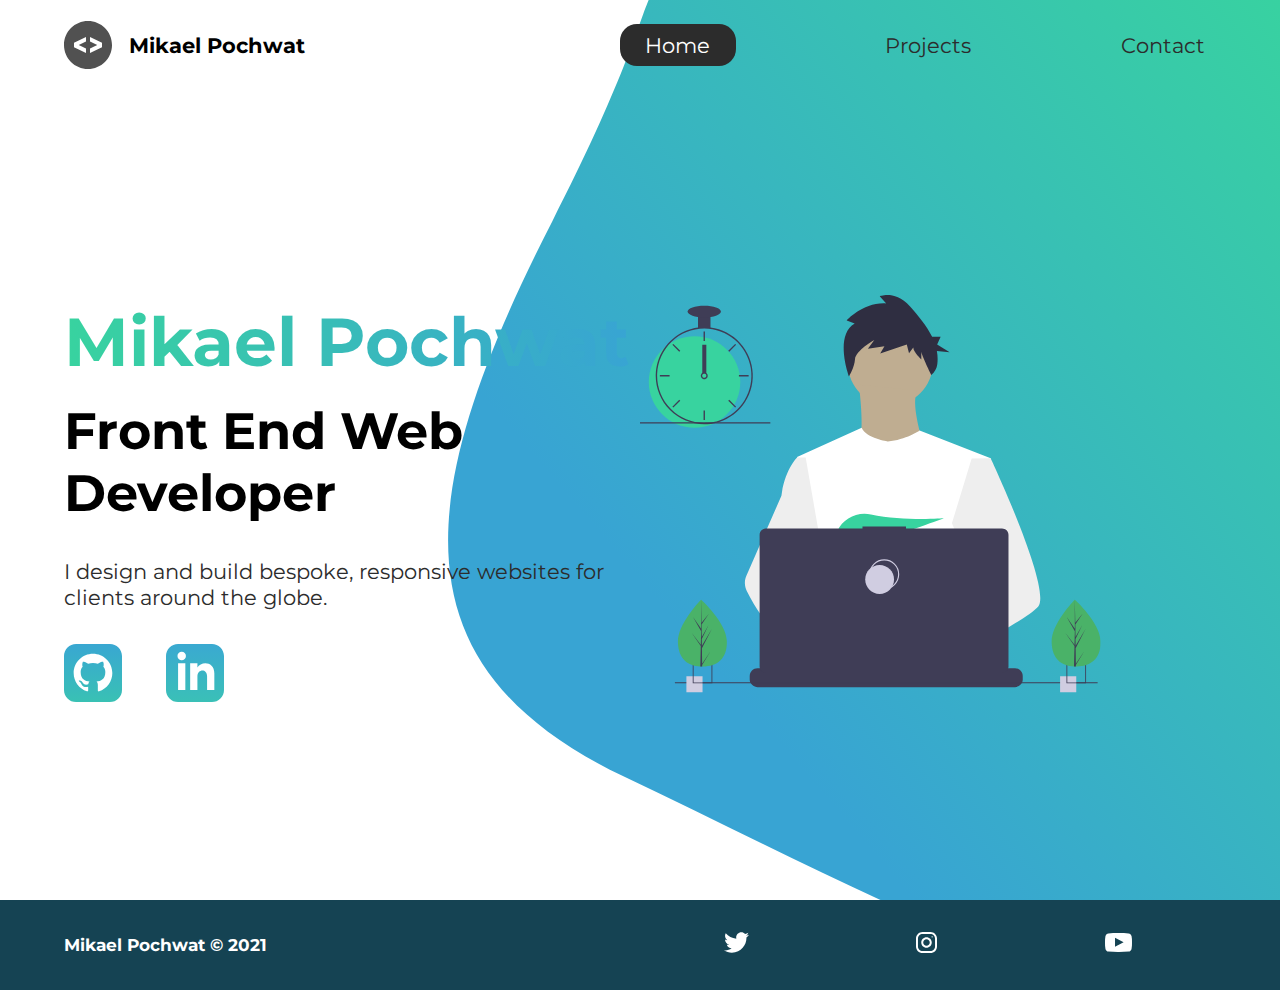
<file: index.html>
<!DOCTYPE html>
<html lang="en">
  <head>
    <meta charset="UTF-8" />
    <meta http-equiv="X-UA-Compatible" content="IE=edge" />
    <meta name="viewport" content="width=device-width, initial-scale=1.0" />
    <meta
      name="description"
      content="Mikael Pochwat is a front end web developer who specializes in html, css, javascript and react.js."
    />
    <meta name="robots" content="index,follows" />
    <link rel="icon" href="icons/airplane.png" />
    <link rel="preconnect" href="https://fonts.gstatic.com" />
    <link
      href="https://fonts.googleapis.com/css2?family=Montserrat:400,500&display=swap"
      rel="stylesheet"
    />
    <link rel="stylesheet" href="./styles/style.css" />
    <title>Mikael Pochwat | Front End Web Developer</title>
  </head>
  <body>
    <header class="main-head">
      <nav>
        <div class="logo">
          <img src="./icons/code.svg" alt="logo" />
          <h1>Mikael Pochwat</h1>
        </div>
        <ul>
          <li><a class="active" href="/">Home</a></li>
          <li><a href="./projects/index.html">Projects</a></li>
          <li><a href="./contact/index.html">Contact</a></li>
        </ul>
      </nav>
    </header>
    <section class="intro">
      <div class="intro-text">
        <h2>Mikael Pochwat</h2>
        <h3>
          Front End Web <br />
          Developer
        </h3>
        <p>
          I design and build bespoke, responsive websites for clients around the
          globe.
        </p>
        <div class="intro-social">
          <a href="https://github.com/miikex" target="blank"
            ><img src="./icons/github.svg" alt="github"
          /></a>
          <a
            href="https://www.linkedin.com/in/mikael-pochwat-61a36b19a/"
            target="blank"
            ><img src="./icons/linked-in.svg" alt="linkedIn"
          /></a>
        </div>
      </div>
      <div class="intro-images">
        <svg
          width="799"
          height="690"
          viewBox="0 0 799 690"
          fill="none"
          xmlns="http://www.w3.org/2000/svg"
        >
          <g id="undraw_dev_productivity_umsq (1) 1" clip-path="url(#clip0)">
            <path
              id="Vector"
              d="M516.92 624.636C516.92 624.636 512.16 626.266 504.42 628.576C487.31 633.706 455.65 642.216 428.82 643.916C405.72 645.396 386.2 641.836 382.63 626.766C381.1 620.286 383.27 614.956 388 610.576C402.12 597.486 439 592.796 468.25 591.186C476.51 590.736 484.15 590.526 490.51 590.446C501.31 590.306 508.39 590.526 508.39 590.526L508.56 591.186L516.92 624.636Z"
              fill="#A0616A"
            />
            <path
              id="Vector_2"
              d="M436.99 672.586C418.61 695.346 342.73 647.666 316.19 629.886C310.41 626.016 306.97 623.566 306.97 623.566L331.25 591.186L338.94 580.936C338.94 580.936 345.82 584.586 355.99 590.526C356.36 590.746 356.73 590.966 357.11 591.186C365.88 596.336 376.89 603.066 388 610.576C403.33 620.946 418.83 632.776 428.82 643.916C438.59 654.806 443.08 665.036 436.99 672.586Z"
              fill="#A0616A"
            />
            <g id="me">
              <path
                id="Vector_3"
                d="M434.672 191.952C475.283 191.607 507.926 158.406 507.582 117.795C507.237 77.1832 474.036 44.5403 433.425 44.8847C392.813 45.2291 360.17 78.4303 360.515 119.042C360.859 159.653 394.06 192.296 434.672 191.952Z"
                fill="#BFAD91"
              />
              <path
                id="Vector_4"
                d="M379.477 155.65C379.477 155.65 394.216 259.972 373.002 271.875C351.787 283.779 499.929 283.588 499.929 283.588C499.929 283.588 466.124 193.284 480.809 165.449L379.477 155.65Z"
                fill="#BFAD91"
              />
              <path
                id="Vector_5"
                d="M608.101 283.199L596.257 339.402L571.214 458.308L570.49 464.815L562.138 540.138L556.582 590.177L552.857 623.79C528.584 636.526 510.988 645.326 510.988 645.326C510.988 645.326 509.404 637.719 506.871 627.99C489.805 633.265 458.218 642.043 431.404 643.97C441.266 654.777 445.842 664.969 439.817 672.57C421.63 695.485 345.349 648.45 318.659 630.896C318.077 635.158 317.879 639.464 318.068 643.762L297.626 628.314L299.331 592.359L302.206 531.522L305.819 455.229C304.448 451.975 303.294 448.634 302.364 445.228C295.956 423.161 288.032 379.057 281.928 342.067C277.016 312.298 273.302 287.138 272.517 281.785C272.411 281.086 272.358 280.726 272.358 280.726L384.363 230.094C392.509 248.556 429.865 253.809 429.865 253.809C460.756 251.417 484.847 234.913 484.847 234.913L608.101 283.199Z"
                fill="white"
              />
              <path
                id="Vector_6"
                d="M372.285 49.3811L358.49 43.9934C358.49 43.9934 386.969 12.1 426.99 14.513L415.635 2.22366C415.635 2.22366 443.04 -9.01799 468.283 19.6674C481.553 34.7467 496.908 52.4737 506.557 72.5077L521.281 72.3829L515.251 85.9663L536.874 99.3152L514.777 97.0719C516.155 104.471 516.421 112.034 515.566 119.511C514.683 126.991 510.928 133.835 505.094 138.598V138.598C505.094 138.598 487.743 103.449 487.696 97.9443L487.813 111.705C487.813 111.705 473.959 99.4371 473.889 91.1807L466.471 100.877L462.593 85.7717L416.475 101.301L423.87 88.8526L395.157 93.2246L406.278 77.9923C406.278 77.9923 373.932 96.1568 372.811 111.304C371.689 126.452 362.299 140.875 362.299 140.875C362.299 140.875 336.213 70.3294 372.285 49.3811Z"
                fill="#2f2e41"
              />
              <path
                id="Vector_7"
                d="M690.215 540.422C682.794 548.605 664.338 560.992 641.951 574.422C633.623 579.413 624.757 584.559 615.71 589.676C594.122 601.889 571.514 614.001 552.857 623.79C528.584 636.526 510.988 645.326 510.988 645.326C510.988 645.326 509.403 637.719 506.871 627.99C503.48 614.968 498.397 598.141 493.184 590.715C493.002 590.456 492.82 590.218 492.638 589.979C491.121 588.022 489.601 586.885 488.112 586.897L562.138 540.138L594.127 519.926L570.489 464.814L540.842 395.683L557.908 339.727L575.062 283.479L608.101 283.199C608.101 283.199 619.243 306.985 633.514 340.166C635.647 345.128 637.851 350.299 640.096 355.64C669.469 425.394 706.176 522.836 690.215 540.422Z"
                fill="#EEEEEE"
              />
              <path
                id="Vector_8"
                d="M358.123 591.2C355.41 591.212 352.702 591.456 350.029 591.928C327.074 596.073 320.47 616.94 318.659 630.896C318.077 635.158 317.879 639.464 318.068 643.761L297.626 628.314L290.178 622.687C272.316 616.628 256.353 605.733 242.483 592.84C230.449 581.456 219.634 568.849 210.213 555.223C200.831 541.793 192.448 527.692 185.134 513.034C183.094 508.943 181.977 504.454 181.864 499.884C181.751 495.314 182.644 490.775 184.48 486.588L209.154 430.327L245.218 348.098C245.471 346.146 245.752 344.237 246.059 342.371C252.995 300.511 272.367 281.786 272.367 281.786L287.286 281.659L297.778 341.932L310.813 416.815L302.364 445.227L282.839 510.845L302.205 531.522L358.123 591.2Z"
                fill="#EEEEEE"
              />
            </g>
            <path
              id="Vector_9"
              d="M372.877 415.806L385.631 430.686C390.37 429.783 395.319 428.721 400.416 427.529L396.752 415.806L405.71 426.256C459.707 412.975 526.637 387.155 526.637 387.155C526.637 387.155 454.379 392.453 400.428 380.666C376.558 375.451 351.998 387.284 342.202 409.668C336.508 422.679 337.403 433.951 357.596 433.951C364.419 433.835 371.223 433.195 377.949 432.037L372.877 415.806Z"
              fill="#38D39F"
            />
            <path
              id="Vector_10"
              d="M663.65 660.386V666.456C663.654 668.122 663.345 669.774 662.74 671.326C662.472 672.018 662.147 672.687 661.77 673.326C660.578 675.326 658.887 676.983 656.862 678.133C654.838 679.283 652.549 679.887 650.22 679.886H203.67C201.342 679.887 199.053 679.283 197.028 678.133C195.003 676.983 193.312 675.326 192.12 673.326C191.743 672.687 191.419 672.018 191.15 671.326C190.546 669.774 190.237 668.122 190.24 666.456V660.386C190.24 658.622 190.587 656.876 191.262 655.246C191.936 653.616 192.926 652.136 194.173 650.888C195.42 649.641 196.901 648.652 198.53 647.977C200.16 647.302 201.906 646.955 203.67 646.956H229.41V644.126C229.41 644.052 229.425 643.979 229.453 643.911C229.481 643.843 229.522 643.782 229.574 643.73C229.626 643.678 229.688 643.636 229.756 643.608C229.824 643.58 229.897 643.566 229.97 643.566H243.4C243.474 643.566 243.547 643.58 243.615 643.608C243.683 643.636 243.745 643.678 243.797 643.73C243.849 643.782 243.89 643.843 243.918 643.911C243.946 643.979 243.96 644.052 243.96 644.126V646.956H252.35V644.126C252.35 644.052 252.365 643.979 252.393 643.911C252.421 643.843 252.462 643.782 252.514 643.73C252.566 643.678 252.628 643.636 252.696 643.608C252.764 643.58 252.837 643.566 252.91 643.566H266.34C266.414 643.566 266.487 643.58 266.555 643.608C266.623 643.636 266.684 643.678 266.736 643.73C266.789 643.782 266.83 643.843 266.858 643.911C266.886 643.979 266.9 644.052 266.9 644.126V646.956H275.3V644.126C275.3 644.052 275.315 643.979 275.343 643.911C275.371 643.843 275.412 643.782 275.464 643.73C275.516 643.678 275.578 643.636 275.646 643.608C275.714 643.58 275.787 643.566 275.86 643.566H289.29C289.364 643.566 289.437 643.58 289.505 643.608C289.573 643.636 289.634 643.678 289.686 643.73C289.739 643.782 289.78 643.843 289.808 643.911C289.836 643.979 289.85 644.052 289.85 644.126V646.956H298.24V644.126C298.24 644.052 298.255 643.979 298.283 643.911C298.311 643.843 298.352 643.782 298.404 643.73C298.456 643.678 298.518 643.636 298.586 643.608C298.654 643.58 298.727 643.566 298.8 643.566H312.23C312.304 643.566 312.377 643.58 312.445 643.608C312.513 643.636 312.574 643.678 312.626 643.73C312.678 643.782 312.72 643.843 312.748 643.911C312.776 643.979 312.79 644.052 312.79 644.126V646.956H321.18V644.126C321.18 644.052 321.194 643.979 321.223 643.911C321.251 643.843 321.292 643.782 321.344 643.73C321.396 643.678 321.458 643.636 321.526 643.608C321.594 643.58 321.667 643.566 321.74 643.566H335.17C335.244 643.566 335.317 643.58 335.385 643.608C335.453 643.636 335.514 643.678 335.566 643.73C335.618 643.782 335.66 643.843 335.688 643.911C335.716 643.979 335.73 644.052 335.73 644.126V646.956H344.13V644.126C344.13 644.052 344.145 643.979 344.173 643.911C344.201 643.843 344.242 643.782 344.294 643.73C344.346 643.678 344.408 643.636 344.476 643.608C344.544 643.58 344.617 643.566 344.69 643.566H358.12C358.194 643.566 358.267 643.58 358.335 643.608C358.403 643.636 358.464 643.678 358.516 643.73C358.569 643.782 358.61 643.843 358.638 643.911C358.666 643.979 358.68 644.052 358.68 644.126V646.956H367.07V644.126C367.07 644.052 367.085 643.979 367.113 643.911C367.141 643.843 367.182 643.782 367.234 643.73C367.286 643.678 367.348 643.636 367.416 643.608C367.484 643.58 367.557 643.566 367.63 643.566H472.83C472.904 643.566 472.977 643.58 473.045 643.608C473.113 643.636 473.174 643.678 473.227 643.73C473.279 643.782 473.32 643.843 473.348 643.911C473.376 643.979 473.39 644.052 473.39 644.126V646.956H481.79V644.126C481.79 644.052 481.804 643.979 481.833 643.911C481.861 643.843 481.902 643.782 481.954 643.73C482.006 643.678 482.068 643.636 482.136 643.608C482.204 643.58 482.277 643.566 482.35 643.566H495.78C495.928 643.567 496.07 643.627 496.175 643.732C496.279 643.836 496.339 643.978 496.34 644.126V646.956H504.73V644.126C504.73 644.052 504.745 643.979 504.773 643.911C504.801 643.843 504.842 643.782 504.894 643.73C504.946 643.678 505.008 643.636 505.076 643.608C505.144 643.58 505.217 643.566 505.29 643.566H518.72C518.794 643.566 518.867 643.58 518.935 643.608C519.003 643.636 519.065 643.678 519.117 643.73C519.169 643.782 519.21 643.843 519.238 643.911C519.266 643.979 519.28 644.052 519.28 644.126V646.956H527.67V644.126C527.67 644.052 527.685 643.979 527.713 643.911C527.741 643.843 527.782 643.782 527.834 643.73C527.886 643.678 527.948 643.636 528.016 643.608C528.084 643.58 528.157 643.566 528.23 643.566H541.66C541.734 643.566 541.807 643.58 541.875 643.608C541.943 643.636 542.005 643.678 542.057 643.73C542.109 643.782 542.15 643.843 542.178 643.911C542.206 643.979 542.22 644.052 542.22 644.126V646.956H550.62V644.126C550.62 644.052 550.635 643.979 550.663 643.911C550.691 643.843 550.732 643.782 550.784 643.73C550.836 643.678 550.898 643.636 550.966 643.608C551.034 643.58 551.107 643.566 551.18 643.566H564.61C564.757 643.568 564.898 643.628 565.001 643.733C565.104 643.837 565.161 643.979 565.16 644.126V646.956H573.56V644.126C573.56 644.052 573.575 643.979 573.603 643.911C573.631 643.843 573.672 643.782 573.724 643.73C573.776 643.678 573.838 643.636 573.906 643.608C573.974 643.58 574.047 643.566 574.12 643.566H587.55C587.624 643.566 587.697 643.58 587.765 643.608C587.833 643.636 587.895 643.678 587.947 643.73C587.999 643.782 588.04 643.843 588.068 643.911C588.096 643.979 588.11 644.052 588.11 644.126V646.956H596.5V644.126C596.5 644.052 596.515 643.979 596.543 643.911C596.571 643.843 596.612 643.782 596.664 643.73C596.716 643.678 596.778 643.636 596.846 643.608C596.914 643.58 596.987 643.566 597.06 643.566H610.49C610.564 643.566 610.637 643.58 610.705 643.608C610.773 643.636 610.835 643.678 610.887 643.73C610.939 643.782 610.98 643.843 611.008 643.911C611.036 643.979 611.05 644.052 611.05 644.126V646.956H650.22C651.984 646.955 653.731 647.302 655.36 647.977C656.99 648.652 658.471 649.641 659.718 650.888C660.965 652.136 661.954 653.616 662.629 655.246C663.304 656.876 663.651 658.622 663.65 660.386Z"
              fill="#3F3D56"
            />
            <path
              id="Vector_11"
              d="M793.5 671.326H60.5V673.326H793.5V671.326Z"
              fill="#3F3D56"
            />
            <path
              id="Vector_12"
              d="M627.694 404.757H461.251V401.326H385.78V404.757H218.651C215.665 404.757 212.801 405.943 210.69 408.054C208.578 410.166 207.392 413.029 207.392 416.015V643.927C207.392 646.913 208.578 649.776 210.69 651.888C212.801 653.999 215.665 655.185 218.651 655.185H627.694C630.68 655.185 633.544 653.999 635.655 651.888C637.767 649.776 638.953 646.913 638.953 643.927V416.015C638.953 414.537 638.662 413.073 638.096 411.707C637.53 410.341 636.701 409.1 635.655 408.054C634.61 407.009 633.369 406.18 632.003 405.614C630.637 405.048 629.173 404.757 627.694 404.757Z"
              fill="#3F3D56"
            />
            <path
              id="Vector_13"
              d="M423.5 509.326C437.307 509.326 448.5 498.133 448.5 484.326C448.5 470.519 437.307 459.326 423.5 459.326C409.693 459.326 398.5 470.519 398.5 484.326C398.5 498.133 409.693 509.326 423.5 509.326Z"
              stroke="#D0CDE1"
              stroke-width="2"
              stroke-miterlimit="10"
            />
            <path
              id="Vector_14"
              d="M415.5 518.326C429.307 518.326 440.5 507.133 440.5 493.326C440.5 479.519 429.307 468.326 415.5 468.326C401.693 468.326 390.5 479.519 390.5 493.326C390.5 507.133 401.693 518.326 415.5 518.326Z"
              fill="#D0CDE1"
            />
            <path
              id="Vector_15"
              d="M108.446 661.223H80.4463V689.223H108.446V661.223Z"
              fill="#D0CDE1"
            />
            <path
              id="Vector_16"
              d="M91.4502 639.223V673.223H125.45V639.223H91.4502ZM123.97 671.743H92.9202V640.703H123.97V671.743Z"
              fill="#3F3D56"
            />
            <path
              id="Vector_17"
              d="M756.446 661.223H728.446V689.223H756.446V661.223Z"
              fill="#D0CDE1"
            />
            <path
              id="Vector_18"
              d="M739.45 639.223V673.223H773.45V639.223H739.45ZM771.97 671.743H740.92V640.703H771.97V671.743Z"
              fill="#3F3D56"
            />
            <path
              id="Vector_19"
              d="M94.5802 230.113C138.399 230.113 173.921 194.592 173.921 150.773C173.921 106.955 138.399 71.4326 94.5802 71.4326C50.7617 71.4326 15.2397 106.955 15.2397 150.773C15.2397 194.592 50.7617 230.113 94.5802 230.113Z"
              fill="#38d39f"
            />
            <path
              id="Vector_20"
              d="M122.229 56.4899C115.045 55.5763 107.774 55.5763 100.59 56.4899C84.586 58.5913 69.5203 65.2398 57.181 75.6465C44.8417 86.0532 35.7467 99.7813 30.9754 115.202C28.8053 122.229 27.5764 129.514 27.3208 136.864C27.2848 137.886 27.2607 138.92 27.2607 139.954C27.283 162.264 36.1559 183.655 51.932 199.431C67.7082 215.207 89.0989 224.08 111.41 224.103C113.201 224.103 114.992 224.042 116.759 223.934C120.907 223.674 125.03 223.103 129.093 222.227C148.495 218.055 165.798 207.161 177.947 191.468C190.095 175.776 196.308 156.295 195.487 136.467C194.665 116.638 186.863 97.738 173.459 83.1039C160.054 68.4698 141.909 59.0435 122.229 56.4899H122.229ZM137.748 217.347H137.736C130.959 219.659 123.905 221.062 116.759 221.518C114.992 221.638 113.201 221.698 111.41 221.698C89.7377 221.672 68.961 213.051 53.6367 197.727C38.3123 182.402 29.6914 161.626 29.6649 139.954C29.6649 138.92 29.689 137.886 29.725 136.864C30.5514 115.744 39.5156 95.7617 54.7411 81.1008C69.9666 66.44 90.273 58.237 111.41 58.2089C130.776 58.21 149.513 65.0865 164.283 77.6131C179.052 90.1398 188.895 107.503 192.057 126.61C195.219 145.716 191.496 165.325 181.55 181.942C171.604 198.559 156.081 211.106 137.748 217.347H137.748Z"
              fill="#3F3D56"
            />
            <path
              id="Vector_21"
              d="M112.612 63.0176H110.208V79.8474H112.612V63.0176Z"
              fill="#3F3D56"
            />
            <path
              id="Vector_22"
              d="M57.8578 84.7018L56.1577 86.4019L68.0582 98.3023L69.7582 96.6022L57.8578 84.7018Z"
              fill="#3F3D56"
            />
            <path
              id="Vector_23"
              d="M34.4736 138.751V141.156H51.3034V138.751H34.4736Z"
              fill="#3F3D56"
            />
            <path
              id="Vector_24"
              d="M56.1578 193.506L57.8579 195.206L69.7584 183.306L68.0583 181.606L56.1578 193.506Z"
              fill="#3F3D56"
            />
            <path
              id="Vector_25"
              d="M153.062 96.6022L154.762 98.3022L166.662 86.4018L164.962 84.7017L153.062 96.6022Z"
              fill="#3F3D56"
            />
            <path
              id="Vector_26"
              d="M171.516 138.751V141.156H188.346V138.751H171.516Z"
              fill="#3F3D56"
            />
            <path
              id="Vector_27"
              d="M154.762 181.605L153.062 183.305L164.962 195.206L166.662 193.506L154.762 181.605Z"
              fill="#3F3D56"
            />
            <path
              id="Vector_28"
              d="M112.612 200.06H110.208V216.89H112.612V200.06Z"
              fill="#3F3D56"
            />
            <path
              id="Vector_29"
              d="M115.016 135.145C113.976 134.365 112.711 133.943 111.41 133.943C110.11 133.943 108.844 134.365 107.804 135.145C107.091 135.686 106.505 136.375 106.085 137.165C105.552 138.181 105.322 139.329 105.421 140.473C105.52 141.616 105.944 142.707 106.644 143.617C107.343 144.527 108.288 145.218 109.368 145.608C110.447 145.997 111.616 146.07 112.735 145.817C113.855 145.564 114.878 144.996 115.685 144.179C116.492 143.363 117.048 142.333 117.288 141.21C117.528 140.088 117.441 138.92 117.039 137.846C116.636 136.771 115.935 135.834 115.017 135.145H115.016ZM111.41 143.56C110.454 143.557 109.539 143.176 108.863 142.501C108.187 141.825 107.807 140.909 107.804 139.954C107.808 139.224 108.03 138.513 108.441 137.91C108.793 137.4 109.271 136.989 109.828 136.718C110.386 136.446 111.004 136.323 111.623 136.361C112.241 136.398 112.84 136.594 113.361 136.931C113.881 137.267 114.307 137.732 114.595 138.281C114.883 138.83 115.025 139.444 115.007 140.063C114.989 140.683 114.811 141.287 114.491 141.818C114.17 142.349 113.719 142.788 113.179 143.093C112.639 143.398 112.03 143.559 111.41 143.56V143.56Z"
              fill="#3F3D56"
            />
            <path
              id="Vector_30"
              d="M122.229 35.3687H100.591V57.007H122.229V35.3687Z"
              fill="#3F3D56"
            />
            <path
              id="Vector_31"
              d="M111.41 38.9748C127.344 38.9748 140.261 34.4 140.261 28.7567C140.261 23.1134 127.344 18.5386 111.41 18.5386C95.4757 18.5386 82.5586 23.1134 82.5586 28.7567C82.5586 34.4 95.4757 38.9748 111.41 38.9748Z"
              fill="#3F3D56"
            />
            <path id="clock-arrow" d="M115 86H108V135H115V86Z" fill="#3F3D56" />
            <path
              id="Vector_32"
              d="M226 220.44H0V222.844H226V220.44Z"
              fill="#3F3D56"
            />
            <g id="plant-left">
              <path
                id="Vector_33"
                d="M150.594 599.754C151.527 631.704 132.858 643.413 109.43 644.097C108.886 644.113 108.344 644.123 107.805 644.126C106.719 644.135 105.643 644.117 104.577 644.072C83.3891 643.193 66.6172 631.945 65.7495 602.232C64.8515 571.482 103.018 531.529 105.882 528.574L105.887 528.571C105.996 528.458 106.052 528.402 106.052 528.402C106.052 528.402 149.661 567.807 150.594 599.754Z"
                fill="#4ab268"
              />
              <path
                id="Vector_34"
                d="M107.744 639.255L122.626 617.124L107.774 641.636L107.805 644.126C106.719 644.135 105.643 644.117 104.577 644.072L105.315 612.06L105.295 611.813L105.322 611.766L105.393 608.741L89.0952 585.078L105.374 606.477L105.432 607.116L105.989 582.93L91.9122 558.397L106.029 578.681L105.882 528.574L105.882 528.407L105.887 528.571L106.821 568.062L119.651 552.021L106.863 571.464L107.143 593.098L118.949 571.984L107.187 596.279L107.343 608.308L124.512 578.897L107.395 612.505L107.744 639.255Z"
                fill="#3F3D56"
              />
            </g>
            <g id="plant-right">
              <path
                id="Vector_35"
                d="M798.594 599.754C799.527 631.704 780.858 643.413 757.43 644.097C756.886 644.113 756.344 644.123 755.805 644.126C754.719 644.135 753.643 644.117 752.577 644.072C731.389 643.193 714.617 631.945 713.749 602.232C712.851 571.482 751.018 531.529 753.882 528.574L753.887 528.571C753.996 528.458 754.052 528.402 754.052 528.402C754.052 528.402 797.661 567.807 798.594 599.754Z"
                fill="#4ab268"
              />
              <path
                id="Vector_36"
                d="M755.744 639.255L770.626 617.124L755.774 641.636L755.805 644.126C754.719 644.135 753.643 644.117 752.577 644.072L753.315 612.06L753.295 611.813L753.323 611.766L753.393 608.741L737.095 585.078L753.374 606.477L753.432 607.116L753.989 582.93L739.912 558.397L754.029 578.681L753.882 528.574L753.882 528.407L753.887 528.571L754.821 568.062L767.651 552.021L754.864 571.464L755.143 593.098L766.949 571.984L755.187 596.279L755.343 608.308L772.512 578.897L755.395 612.505L755.744 639.255Z"
                fill="#3F3D56"
              />
            </g>
          </g>
          <defs>
            <clipPath id="clip0">
              <rect width="798.627" height="689.223" fill="white" />
            </clipPath>
          </defs>
        </svg>
        <img class="splash" src="./img/splash.svg" alt="" />
      </div>
    </section>

    <footer>
      <h4>Mikael Pochwat &copy; 2021</h4>
      <ul>
        <li>
          <a href="#"><img src="./icons/twitter 1.svg" alt="" /></a>
        </li>
        <li>
          <a href="#"><img src="./icons/instagram 1.svg" alt="" /></a>
        </li>
        <li>
          <a href="#"><img src="./icons/youtube-symbol 1.svg" alt="" /></a>
        </li>
      </ul>
    </footer>
  </body>
</html>
</file>
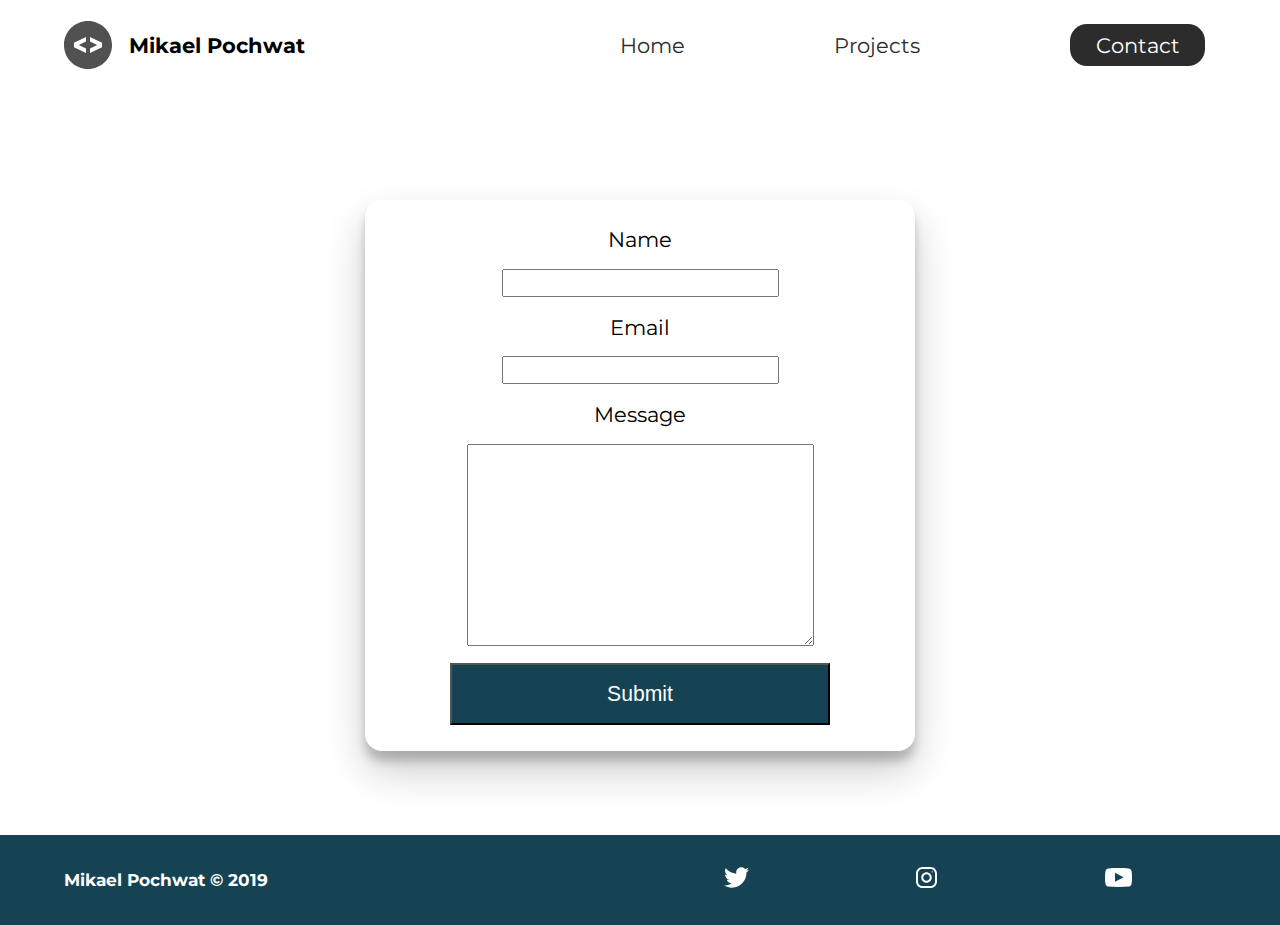
<file: contact/index.html>
<!DOCTYPE html>
<html lang="en">
  <head>
    <meta charset="UTF-8" />
    <meta name="viewport" content="width=device-width, initial-scale=1.0" />
    <meta http-equiv="X-UA-Compatible" content="ie=edge" />
    <meta
      name="description"
      content="Mikael Pochwat is a front end web developer who specializes in html, css, javascript and react.js."
    />
    <meta name="robots" content="index,follow" />
    <link
      href="https://fonts.googleapis.com/css?family=Montserrat:400,500&display=swap"
      rel="stylesheet"
    />
    <link rel="stylesheet" href="../styles/style.css" />
    <title>Mikael Pochwat | Web Developer</title>
  </head>
  <body>
    <header class="main-head">
      <nav>
        <div class="logo">
          <img src="../icons/code.svg" alt="logo" />
          <h1>Mikael Pochwat</h1>
        </div>
        <ul>
          <li><a href="../index.html">Home</a></li>
          <li><a href="../projects/index.html">Projects</a></li>
          <li><a class="active" href="./index.html">Contact</a></li>
        </ul>
      </nav>
    </header>
    <section class="form-section">
      <form>
        <label for="name">Name</label>
        <input type="text" name="name" id="name" required />
        <label for="email">Email</label>
        <input type="email" name="email" id="email" required />
        <label for="message">Message</label>
        <textarea name="message" id="message" cols="30" rows="10"></textarea>
        <button type="submit">Submit</button>
      </form>
    </section>
    <footer>
      <h4>Mikael Pochwat &copy; 2019</h4>
      <ul>
        <li>
          <a href="#"
            ><img src="../icons/twitter 1.svg" alt="twitter-social"
          /></a>
        </li>
        <li>
          <a href="#"
            ><img src="../icons/instagram 1.svg" alt="instagram-social"
          /></a>
        </li>
        <li>
          <a href="#"
            ><img src="../icons/youtube-symbol 1.svg" alt="youtube-social"
          /></a>
        </li>
      </ul>
    </footer>
  </body>
</html>
</file>
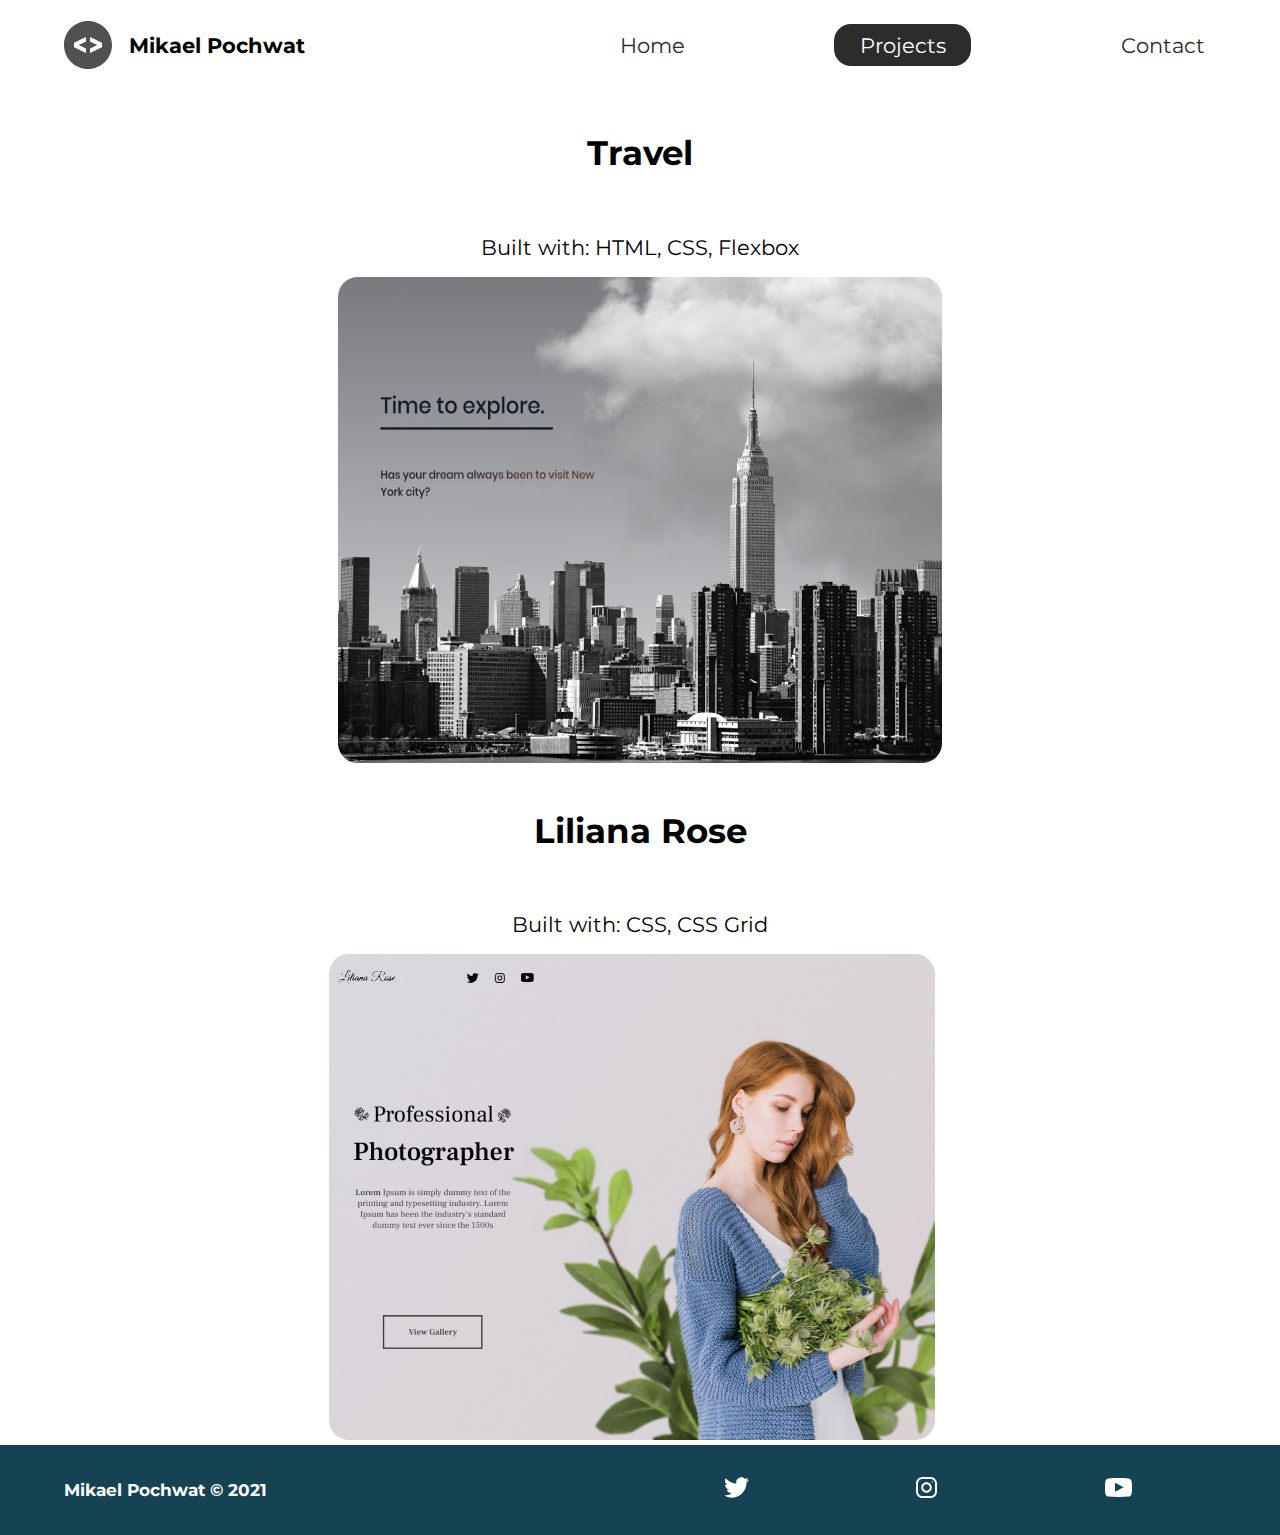
<file: projects/index.html>
<!DOCTYPE html>
<html lang="en">
  <head>
    <meta charset="UTF-8" />
    <meta http-equiv="X-UA-Compatible" content="IE=edge" />
    <meta name="viewport" content="width=device-width, initial-scale=1.0" />
    <meta
      name="description"
      content="Mikael Pochwat is a front end web developer who specializes in html, css, javascript and react.js."
    />
    <meta name="robots" content="index,follows" />
    <link rel="icon" href="icons/airplane.png" />
    <link rel="preconnect" href="https://fonts.gstatic.com" />
    <link
      href="https://fonts.googleapis.com/css2?family=Montserrat:400,500&display=swap"
      rel="stylesheet"
    />
    <link rel="stylesheet" href="../styles/style.css" />
    <title>Mikael Pochwat | Front End Web Developer</title>
  </head>
  <body>
    <header class="main-head">
      <nav>
        <div class="logo">
          <img src="../icons/code.svg" alt="logo" />
          <h1>Mikael Pochwat</h1>
        </div>
        <ul>
          <li><a href="../index.html">Home</a></li>
          <li><a class="active" href="./index.html">Projects</a></li>
          <li><a href="../contact/index.html">Contact</a></li>
        </ul>
      </nav>
    </header>

    <section class="projects">
      <div class="travel">
        <h2>Travel</h2>
        <p>Built with: HTML, CSS, Flexbox</p>
        <a href="https://miikex.github.io/Travel/" target="blank">
          <img src="../img/travel.jpg" alt="travel-project"
        /></a>
      </div>
      <div class="liliana">
        <h2>Liliana Rose</h2>
        <p>Built with: CSS, CSS Grid</p>
        <a href="https://miikex.github.io/Liliana/" target="blank"
          ><img src="../img/liliana-rose.jpg" alt="liliana-project"
        /></a>
      </div>
    </section>

    <footer>
      <h4>Mikael Pochwat &copy; 2021</h4>
      <ul>
        <li>
          <a href="#"><img src="../icons/twitter 1.svg" alt="" /></a>
        </li>
        <li>
          <a href="#"><img src="../icons/instagram 1.svg" alt="" /></a>
        </li>
        <li>
          <a href="#"><img src="../icons/youtube-symbol 1.svg" alt="" /></a>
        </li>
      </ul>
    </footer>
  </body>
</html>
</file>
<file: styles/style.css>
/* Global Styles */
* {
  margin: 0;
  padding: 0;
  -webkit-box-sizing: border-box;
  box-sizing: border-box;
}

html {
  font-size: 62.5%;
}

body {
  font-family: "Montserrat", sans-serif;
}

h1 {
  font-size: 2.5rem;
}

li,
button,
label,
input,
a,
p {
  font-size: 2.5rem;
}

h2 {
  font-size: 4rem;
}

h3 {
  font-size: 2.5rem;
}

h4,
h5 {
  font-size: 2rem;
}

ul {
  list-style: none;
}

a {
  text-decoration: none;
  color: #2c2c2c;
}

.main-head {
  width: 95%;
  margin: 0 0 0 auto;
}

nav {
  display: -webkit-box;
  display: -ms-flexbox;
  display: flex;
  -webkit-box-pack: justify;
  -ms-flex-pack: justify;
  justify-content: space-between;
  -webkit-box-align: center;
  -ms-flex-align: center;
  align-items: center;
  -webkit-box-orient: horizontal;
  -webkit-box-direction: normal;
  -ms-flex-direction: row;
  flex-direction: row;
  min-height: 10vh;
  width: 60%;
  -ms-flex-wrap: wrap;
  flex-wrap: wrap;
}

nav .logo {
  display: -webkit-box;
  display: -ms-flexbox;
  display: flex;
  -webkit-box-pack: start;
  -ms-flex-pack: start;
  justify-content: flex-start;
  -webkit-box-align: center;
  -ms-flex-align: center;
  align-items: center;
  -webkit-box-orient: horizontal;
  -webkit-box-direction: normal;
  -ms-flex-direction: row;
  flex-direction: row;
  -webkit-box-flex: 1;
  -ms-flex: 1 1 10rem;
  flex: 1 1 10rem;
}

nav .logo h1 {
  margin: 2rem;
}

nav ul {
  display: -webkit-box;
  display: -ms-flexbox;
  display: flex;
  -ms-flex-pack: distribute;
  justify-content: space-around;
  -webkit-box-align: center;
  -ms-flex-align: center;
  align-items: center;
  -webkit-box-orient: horizontal;
  -webkit-box-direction: normal;
  -ms-flex-direction: row;
  flex-direction: row;
  -webkit-box-flex: 1;
  -ms-flex: 1 1 40rem;
  flex: 1 1 40rem;
}

.intro {
  min-height: 90vh;
  width: 90%;
  margin: auto;
  -ms-flex-wrap: wrap;
  flex-wrap: wrap;
  display: -webkit-box;
  display: -ms-flexbox;
  display: flex;
  -webkit-box-pack: justify;
  -ms-flex-pack: justify;
  justify-content: space-between;
  -webkit-box-align: center;
  -ms-flex-align: center;
  align-items: center;
  -webkit-box-orient: horizontal;
  -webkit-box-direction: normal;
  -ms-flex-direction: row;
  flex-direction: row;
}

.intro h2 {
  font-size: 8rem;
  padding-top: 2rem;
  background: -webkit-gradient(linear, left top, right top, from(#38d39f), to(#38a4d3));
  background: linear-gradient(left, #38d39f, #38a4d3);
  -webkit-text-fill-color: transparent;
  -webkit-background-clip: text;
  display: inline-block;
}

.intro h3 {
  font-size: 6rem;
  padding: 2rem 0rem;
}

.intro p {
  padding-top: 2rem;
  color: #2c2c2c;
}

.splash {
  position: absolute;
  top: 0%;
  right: 0%;
  height: 100%;
  z-index: -1;
}

.intro-social {
  margin-top: 4rem;
}

.intro-social a {
  margin-right: 5rem;
}

.active {
  background: #2c2c2c;
  color: white;
  padding: 1rem 3rem;
  border-radius: 2rem;
}

.intro-text,
.intro-images {
  -webkit-box-flex: 1;
  -ms-flex: 1 1 40rem;
  flex: 1 1 40rem;
}

#plant-left {
  -webkit-animation: plant 1.5s ease infinite alternate;
  animation: plant 1.5s ease infinite alternate;
}

#plant-right {
  -webkit-animation: plant 1.5s ease infinite alternate 0.5s;
  animation: plant 1.5s ease infinite alternate 0.5s;
}

#me {
  -webkit-animation: me 1s ease infinite alternate;
  animation: me 1s ease infinite alternate;
  -webkit-transform-origin: bottom;
  transform-origin: bottom;
}

#clock-arrow {
  -webkit-animation: clock 1.5s infinite linear;
  animation: clock 1.5s infinite linear;
  transform-box: fill-box;
  -webkit-transform-origin: bottom;
  transform-origin: bottom;
}

@-webkit-keyframes me {
  from {
    -webkit-transform: rotateZ(-5deg);
    transform: rotateZ(-5deg);
  }

  to {
    -webkit-transform: rotateZ(5deg);
    transform: rotateZ(5deg);
  }
}

@keyframes me {
  from {
    -webkit-transform: rotateZ(-5deg);
    transform: rotateZ(-5deg);
  }

  to {
    -webkit-transform: rotateZ(5deg);
    transform: rotateZ(5deg);
  }
}

@-webkit-keyframes plant {
  from {
    -webkit-transform: translateY(0%);
    transform: translateY(0%);
  }

  to {
    -webkit-transform: translateY(-30%);
    transform: translateY(-30%);
  }
}

@keyframes plant {
  from {
    -webkit-transform: translateY(0%);
    transform: translateY(0%);
  }

  to {
    -webkit-transform: translateY(-30%);
    transform: translateY(-30%);
  }
}

@-webkit-keyframes clock {
  from {
    -webkit-transform: rotateZ(0deg);
    transform: rotateZ(0deg);
  }

  to {
    -webkit-transform: rotateZ(360deg);
    transform: rotateZ(360deg);
  }
}

@keyframes clock {
  from {
    -webkit-transform: rotateZ(0deg);
    transform: rotateZ(0deg);
  }

  to {
    -webkit-transform: rotateZ(360deg);
    transform: rotateZ(360deg);
  }
}

.projects {
  width: 90%;
  margin: auto;
  min-height: 90vh;
  display: -webkit-box;
  display: -ms-flexbox;
  display: flex;
  -webkit-box-pack: justify;
  -ms-flex-pack: justify;
  justify-content: space-around;
  -webkit-box-align: center;
  -ms-flex-align: center;
  align-items: center;
  -webkit-box-orient: horizontal;
  -webkit-box-direction: normal;
  -ms-flex-direction: row;
  flex-direction: row;
  text-align: center;
  -ms-flex-wrap: wrap;
  flex-wrap: wrap;
}

.projects h2 {
  margin: 5rem;
}
.projects p {
  padding: 2rem;
}

.travelly,
.elena {
  -webkit-box-flex: 1;
  -ms-flex: 1 1 40rem;
  flex: 1 1 40rem;
}

.form-section {
  min-height: 80vh;
  display: -webkit-box;
  display: -ms-flexbox;
  display: flex;
  -webkit-box-pack: center;
  -ms-flex-pack: center;
  justify-content: center;
  -webkit-box-align: center;
  -ms-flex-align: center;
  align-items: center;
  -webkit-box-orient: horizontal;
  -webkit-box-direction: normal;
  -ms-flex-direction: row;
  flex-direction: row;
  margin-top: 3rem;
}

.form-section form {
  padding: 3rem 10rem;
  -webkit-box-shadow: 0px 10px 10px rgba(0, 0, 0, 0.2), 0px 20px 40px rgba(0, 0, 0, 0.2);
  box-shadow: 0px 10px 10px rgba(0, 0, 0, 0.2), 0px 20px 40px rgba(0, 0, 0, 0.2);
  display: -webkit-box;
  display: -ms-flexbox;
  display: flex;
  -webkit-box-pack: center;
  -ms-flex-pack: center;
  justify-content: center;
  -webkit-box-align: center;
  -ms-flex-align: center;
  align-items: center;
  -webkit-box-orient: vertical;
  -webkit-box-direction: normal;
  -ms-flex-direction: column;
  flex-direction: column;
  border-radius: 2rem;
}

.form-section form input,
.form-section form textarea {
  margin: 2rem;
}

.form-section form input:focus,
.form-section form textarea:focus {
  outline: 2px solid black;
}

.form-section form textarea {
  font-family: "Montserrat", sans-serif;
  font-size: 2rem;
}

.form-section form button {
  width: 100%;
  padding: 2rem;
  background: #154353;
  color: white;
}

.form-section form button:focus {
  background: #33696b;
}

footer {
  background: #154353;
  color: white;
  min-height: 10vh;
  padding: 0% 5%;
  display: -webkit-box;
  display: -ms-flexbox;
  display: flex;
  -webkit-box-pack: start;
  -ms-flex-pack: start;
  justify-content: flex-start;
  -webkit-box-align: center;
  -ms-flex-align: center;
  align-items: center;
  -webkit-box-orient: horizontal;
  -webkit-box-direction: normal;
  -ms-flex-direction: row;
  flex-direction: row;
}

footer ul {
  -webkit-box-flex: 1;
  -ms-flex: 1 1 40rem;
  flex: 1 1 40rem;
  display: -webkit-box;
  display: -ms-flexbox;
  display: flex;
  -ms-flex-pack: distribute;
  justify-content: space-around;
  -webkit-box-align: center;
  -ms-flex-align: center;
  align-items: center;
  -webkit-box-orient: horizontal;
  -webkit-box-direction: normal;
  -ms-flex-direction: row;
  flex-direction: row;
}

footer h4 {
  -webkit-box-flex: 1;
  -ms-flex: 1 1 40rem;
  flex: 1 1 40rem;
}

@media screen and (max-width: 1332px) {
  html {
    font-size: 53%;
  }

  svg {
    width: 80%;
  }

  nav {
    width: 100%;
  }
}

@media screen and (max-width: 754px) {
  html {
    font-size: 45%;
  }

  svg {
    height: 60%;
  }
  .splash {
    display: none;
  }

  .main-head {
    width: 100%;
  }

  nav .logo {
    display: -webkit-box;
    display: -ms-flexbox;
    display: flex;
    -webkit-box-pack: center;
    -ms-flex-pack: center;
    justify-content: center;
    -webkit-box-align: center;
    -ms-flex-align: center;
    align-items: center;
    -webkit-box-orient: vertical;
    -webkit-box-direction: normal;
    -ms-flex-direction: column;
    flex-direction: column;
    -webkit-box-flex: 1;
    -ms-flex: 1 1 20rem;
    flex: 1 1 20rem;
    margin-top: 2rem;
  }

  nav ul {
    -webkit-box-flex: 1;
    -ms-flex: 1 1 60rem;
    flex: 1 1 60rem;
    margin: 2rem 0rem;
  }

  .intro-text {
    margin-top: 5rem;
    text-align: center;
  }

  .intro-images {
    text-align: center;
  }

  .intro-social {
    display: -webkit-box;
    display: -ms-flexbox;
    display: flex;
    -webkit-box-pack: center;
    -ms-flex-pack: center;
    justify-content: center;
    -webkit-box-align: center;
    -ms-flex-align: center;
    align-items: center;
    -webkit-box-orient: horizontal;
    -webkit-box-direction: normal;
    -ms-flex-direction: row;
    flex-direction: row;
  }

  .intro-social a {
    margin: 2rem;
  }

  .elena,
  .travelly {
    -webkit-box-flex: 1;
    -ms-flex: 1 1 50rem;
    flex: 1 1 50rem;
  }

  .elena img,
  .travelly img {
    width: 100%;
    height: 100%;
  }

  form {
    padding: 0rem;
    width: 100%;
  }
}

/*# sourceMappingURL=style.css.map */
</file>
